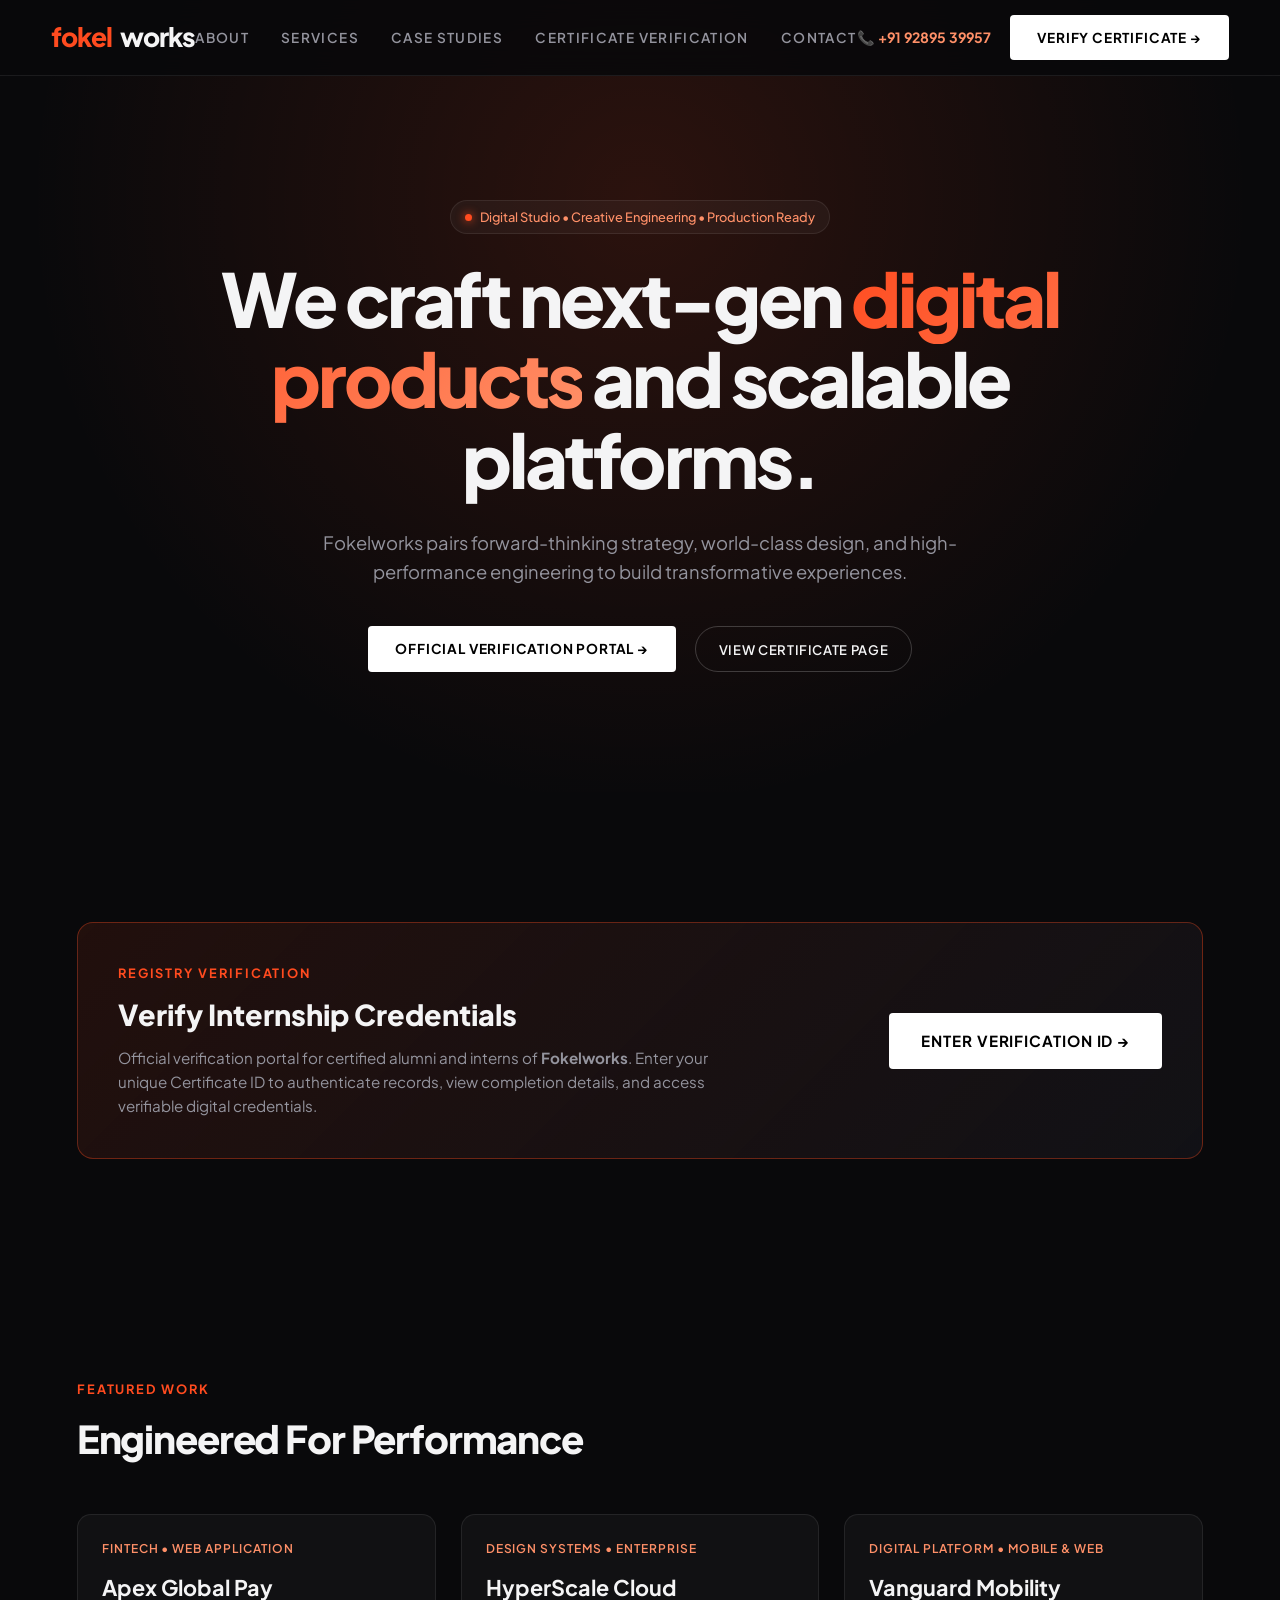
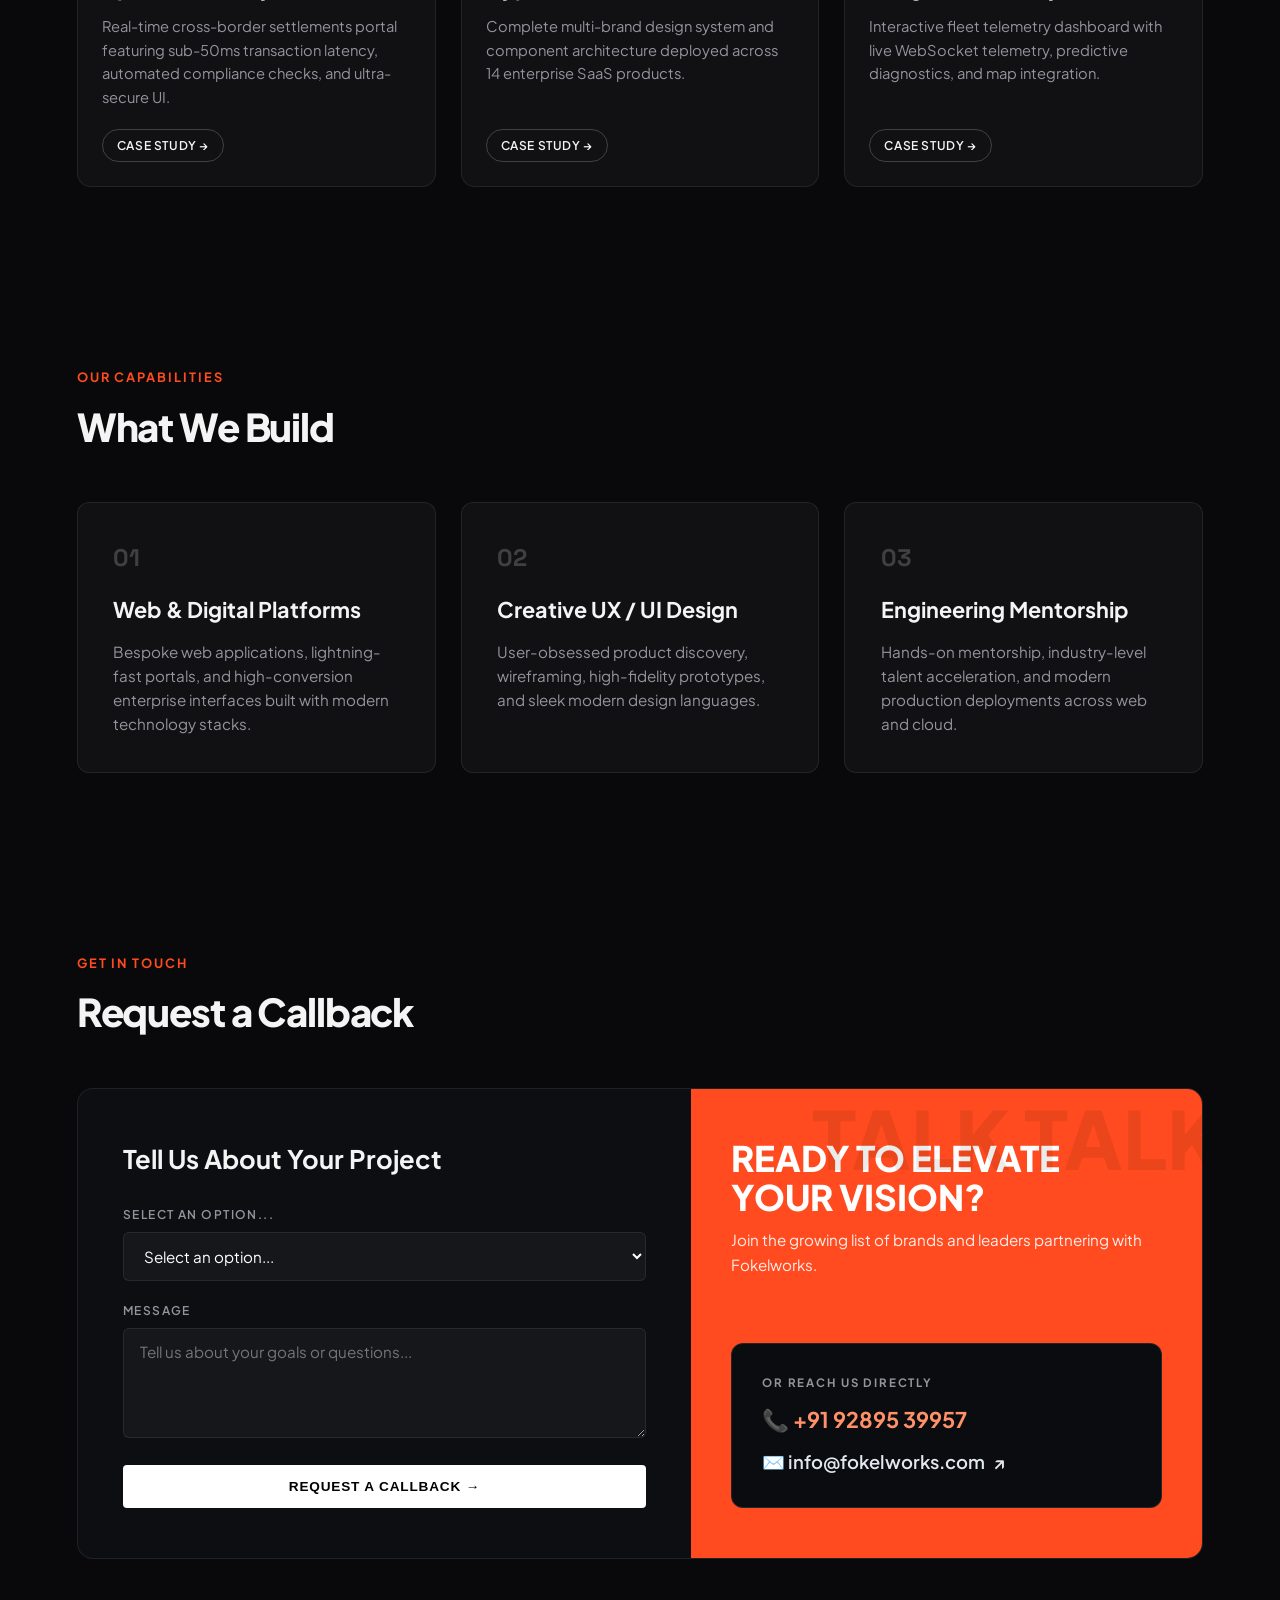
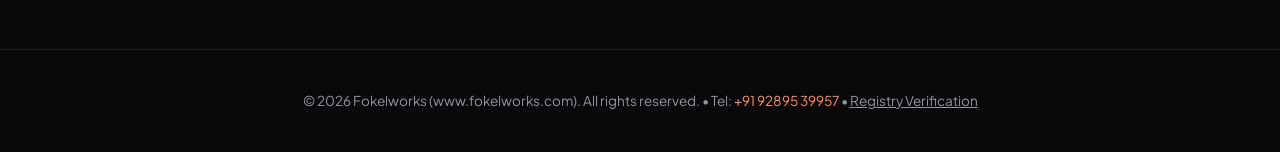
<file: index.html>
<!DOCTYPE html>
<html lang="en">
<head>
  <meta charset="UTF-8">
  <meta name="viewport" content="width=device-width, initial-scale=1.0">
  <title>Fokel — Digital Studio & Creative Engineering</title>
  <link rel="preconnect" href="https://fonts.googleapis.com">
  <link rel="preconnect" href="https://fonts.gstatic.com" crossorigin>
  <link href="https://fonts.googleapis.com/css2?family=Plus+Jakarta+Sans:wght@300;400;500;600;700;800&family=Space+Grotesk:wght@500;700&display=swap" rel="stylesheet">
  <style>
    :root {
      --bg: #09090b;
      --card-bg: #111113;
      --card-border: rgba(255, 255, 255, 0.08);
      --accent: #ff4b1f;
      --accent-grad: linear-gradient(135deg, #ff4b1f 0%, #ff9068 100%);
      --text-main: #f4f4f5;
      --text-muted: #94949e;
      --primary-font: 'Plus Jakarta Sans', sans-serif;
      --display-font: 'Space Grotesk', sans-serif;
    }

    * { box-sizing: border-box; margin: 0; padding: 0; }
    html { scroll-behavior: smooth; }
    body {
      background-color: var(--bg);
      color: var(--text-main);
      font-family: var(--primary-font);
      overflow-x: hidden;
      line-height: 1.6;
    }
    a { color: inherit; text-decoration: none; }

    /* Header */
    header {
      position: fixed;
      top: 0; left: 0; width: 100%;
      height: 76px;
      display: flex; align-items: center; justify-content: space-between;
      padding: 0 4%;
      background: rgba(9, 9, 11, 0.88);
      backdrop-filter: blur(14px);
      border-bottom: 1px solid var(--card-border);
      z-index: 1000;
    }

    .logo {
      display: flex; align-items: center; gap: 8px;
      font-size: 1.65rem; font-weight: 800; letter-spacing: -0.04em;
    }
    .logo span.orange { color: #ff4b1f; }

    nav { display: flex; align-items: center; gap: 2rem; }
    nav a {
      font-size: 0.85rem; font-weight: 600; letter-spacing: 0.1em;
      text-transform: uppercase; color: var(--text-muted);
      transition: color 0.25s ease;
    }
    nav a:hover, nav a.active { color: #fff; }

    .nav-actions { display: flex; align-items: center; gap: 1.2rem; }

    .nav-phone {
      display: flex;
      align-items: center;
      gap: 6px;
      font-size: 0.88rem;
      font-weight: 700;
      color: #ff9068;
    }
    .nav-phone:hover {
      color: #fff;
    }

    .btn-outline {
      padding: 0.65rem 1.4rem;
      border: 1px solid rgba(255, 255, 255, 0.2);
      border-radius: 999px;
      font-size: 0.82rem; font-weight: 600; letter-spacing: 0.05em;
      text-transform: uppercase; transition: all 0.25s ease;
      display: inline-flex; align-items: center; gap: 6px;
    }
    .btn-outline:hover {
      background: #fff; color: #000; border-color: #fff;
    }

    .btn-primary {
      padding: 0.75rem 1.7rem;
      background: #fff; color: #000;
      font-size: 0.85rem; font-weight: 700; letter-spacing: 0.06em;
      text-transform: uppercase; border-radius: 4px;
      display: inline-flex; align-items: center; gap: 8px;
      transition: all 0.25s ease; border: none; cursor: pointer;
    }
    .btn-primary:hover {
      background: #ff4b1f; color: #fff;
      box-shadow: 0 8px 25px rgba(255, 75, 31, 0.35);
      transform: translateY(-2px);
    }

    /* Hero */
    .hero {
      min-height: 88vh;
      display: flex; flex-direction: column; justify-content: center; align-items: center;
      text-align: center; padding: 140px 6% 60px;
      position: relative;
      background: radial-gradient(circle at 50% 25%, rgba(255, 75, 31, 0.14) 0%, rgba(9, 9, 11, 0) 70%);
    }

    .badge {
      display: inline-flex; align-items: center; gap: 8px;
      padding: 6px 14px;
      background: rgba(255, 255, 255, 0.04);
      border: 1px solid var(--card-border);
      border-radius: 999px;
      font-size: 0.8rem; font-weight: 500; color: #ff9068;
      margin-bottom: 1.5rem;
    }
    .badge-dot {
      width: 7px; height: 7px; border-radius: 50%;
      background: #ff4b1f; box-shadow: 0 0 10px #ff4b1f;
    }

    .hero h1 {
      font-size: clamp(2.5rem, 5.8vw, 5.2rem);
      font-weight: 800; line-height: 1.08; letter-spacing: -0.04em;
      max-width: 980px; margin-bottom: 1.8rem;
    }
    .hero h1 span {
      background: var(--accent-grad);
      -webkit-background-clip: text;
      -webkit-text-fill-color: transparent;
    }

    .hero p {
      font-size: 1.15rem; color: var(--text-muted);
      max-width: 680px; margin-bottom: 2.5rem;
    }

    .hero-btns { display: flex; gap: 1.2rem; flex-wrap: wrap; justify-content: center; }

    /* Sections */
    section { padding: 90px 6%; max-width: 1300px; margin: 0 auto; }
    .section-header { margin-bottom: 45px; }
    .section-tag {
      font-size: 0.8rem; letter-spacing: 0.15em; text-transform: uppercase;
      color: #ff4b1f; font-weight: 700; margin-bottom: 8px;
    }
    .section-title { font-size: 2.4rem; font-weight: 800; letter-spacing: -0.03em; }

    /* Neutral Certificate Callout Banner */
    .cert-callout {
      background: linear-gradient(135deg, rgba(255, 75, 31, 0.1) 0%, rgba(20, 20, 25, 0.8) 100%);
      border: 1px solid rgba(255, 75, 31, 0.35);
      border-radius: 16px;
      padding: 40px;
      display: flex; flex-wrap: wrap; align-items: center; justify-content: space-between;
      gap: 30px;
      margin: 40px 0;
    }
    .cert-callout-text h2 { font-size: 1.8rem; font-weight: 800; margin-bottom: 8px; }
    .cert-callout-text p { color: var(--text-muted); max-width: 640px; font-size: 0.95rem; }

    /* Live Interactive Project Showcase */
    .work-grid {
      display: grid;
      grid-template-columns: repeat(auto-fit, minmax(320px, 1fr));
      gap: 25px;
    }
    .work-card {
      background: var(--card-bg);
      border: 1px solid var(--card-border);
      border-radius: 14px;
      padding: 24px;
      transition: all 0.3s ease;
      display: flex; flex-direction: column; justify-content: space-between;
      height: 100%;
    }
    .work-card:hover {
      border-color: rgba(255, 75, 31, 0.5);
      transform: translateY(-4px);
    }
    .work-tag {
      font-size: 0.75rem; color: #ff9068; text-transform: uppercase; letter-spacing: 0.08em;
      margin-bottom: 12px; font-weight: 600;
    }
    .work-card h3 { font-size: 1.35rem; margin-bottom: 10px; font-weight: 700; }
    .work-card p { font-size: 0.92rem; color: var(--text-muted); margin-bottom: 20px; }

    /* Services Grid */
    .services-grid {
      display: grid;
      grid-template-columns: repeat(auto-fit, minmax(320px, 1fr));
      gap: 25px;
    }
    .service-card {
      background: var(--card-bg);
      border: 1px solid var(--card-border);
      border-radius: 12px;
      padding: 2.2rem;
      transition: all 0.3s ease;
    }
    .service-card:hover {
      border-color: rgba(255, 75, 31, 0.4);
      transform: translateY(-5px);
    }
    .service-card .num {
      font-family: var(--display-font);
      font-size: 1.5rem; font-weight: 700; color: rgba(255, 255, 255, 0.2);
      margin-bottom: 1rem;
    }
    .service-card h3 { font-size: 1.35rem; margin-bottom: 0.75rem; font-weight: 700; }
    .service-card p { color: var(--text-muted); font-size: 0.95rem; }

    /* Contact Section (Exact match with screenshot and phone added) */
    .contact-container {
      display: grid;
      grid-template-columns: 1.2fr 1fr;
      background: #0d0e12;
      border: 1px solid var(--card-border);
      border-radius: 16px;
      overflow: hidden;
      margin-top: 30px;
    }
    .contact-left { padding: 50px 45px; }
    .contact-left h3 { font-size: 1.6rem; margin-bottom: 25px; font-weight: 700; }
    .form-group { margin-bottom: 20px; }
    .form-group label {
      display: block; font-size: 0.75rem; letter-spacing: 0.12em;
      text-transform: uppercase; color: var(--text-muted);
      margin-bottom: 8px; font-weight: 600;
    }
    .form-control {
      width: 100%;
      background: rgba(255, 255, 255, 0.04);
      border: 1px solid var(--card-border);
      border-radius: 6px; padding: 13px 16px;
      color: #fff; font-family: inherit; font-size: 0.95rem;
      outline: none; transition: border-color 0.2s;
    }
    .form-control:focus { border-color: #ff4b1f; }
    textarea.form-control { resize: vertical; min-height: 110px; }

    .contact-right {
      background: #ff4b1f; color: #fff;
      padding: 50px 40px; display: flex; flex-direction: column;
      justify-content: space-between; position: relative; overflow: hidden;
    }
    .contact-right::before {
      content: "TALK TALK";
      position: absolute; top: 15px; right: -20px;
      font-size: 5rem; font-weight: 900;
      color: rgba(0, 0, 0, 0.08); line-height: 0.85;
      pointer-events: none; white-space: nowrap;
    }
    .direct-card {
      background: #0b0c10; color: #fff;
      padding: 30px; border-radius: 12px; margin-top: auto;
      border: 1px solid rgba(255, 255, 255, 0.1);
    }
    .direct-card-label {
      font-size: 0.72rem; letter-spacing: 0.16em; text-transform: uppercase;
      color: var(--text-muted); margin-bottom: 10px; font-weight: 700;
    }
    .direct-card-phone {
      font-size: 1.35rem; font-weight: 700; display: block;
      color: #ff9068; margin-bottom: 10px;
    }
    .direct-card-phone:hover { color: #fff; }
    .direct-card-email {
      font-size: 1.15rem; font-weight: 600; word-break: break-all;
      display: flex; align-items: center; gap: 8px; color: #e2e8f0;
    }
    .direct-card-email:hover { color: #ff9068; }

    footer {
      padding: 40px 6%; text-align: center;
      border-top: 1px solid var(--card-border);
      color: var(--text-muted); font-size: 0.85rem;
    }

    @media (max-width: 860px) {
      .contact-container { grid-template-columns: 1fr; }
      nav { display: none; }
    }
  </style>
</head>
<body>

  <!-- Header -->
  <header>
    <a href="index.html" class="logo">
      <span class="orange">fokel</span><span>works</span>
    </a>

    <nav>
      <a href="#about">About</a>
      <a href="#services">Services</a>
      <a href="#work">Case Studies</a>
      <a href="verify.html">Certificate Verification</a>
      <a href="#contact">Contact</a>
    </nav>

    <div class="nav-actions">
      <a href="tel:+919289539957" class="nav-phone">📞 +91 92895 39957</a>
      <a href="verify.html" class="btn-primary">Verify Certificate &rarr;</a>
    </div>
  </header>

  <!-- Hero Section -->
  <section class="hero" id="about">
    <div class="badge">
      <span class="badge-dot"></span>
      Digital Studio &bull; Creative Engineering &bull; Production Ready
    </div>
    <h1>We craft next-gen <span>digital products</span> and scalable platforms.</h1>
    <p>Fokelworks pairs forward-thinking strategy, world-class design, and high-performance engineering to build transformative experiences.</p>
    
    <div class="hero-btns">
      <a href="verify.html" class="btn-primary">Official Verification Portal &rarr;</a>
      <a href="certificate.html" class="btn-outline">View Certificate Page</a>
    </div>
  </section>

  <!-- Official Internship Highlight & Verification -->
  <section id="certificate">
    <div class="cert-callout">
      <div class="cert-callout-text">
        <div class="section-tag">Registry Verification</div>
        <h2>Verify Internship Credentials</h2>
        <p>
          Official verification portal for certified alumni and interns of <strong>Fokelworks</strong>. Enter your unique Certificate ID to authenticate records, view completion details, and access verifiable digital credentials.
        </p>
      </div>
      <div>
        <a href="verify.html" class="btn-primary" style="padding: 1rem 2rem; font-size: 0.95rem;">
          Enter Verification ID &rarr;
        </a>
      </div>
    </div>
  </section>

  <!-- Work / Case Studies -->
  <section id="work">
    <div class="section-header">
      <div class="section-tag">Featured Work</div>
      <h2 class="section-title">Engineered For Performance</h2>
    </div>

    <div class="work-grid">
      <div class="work-card">
        <div>
          <div class="work-tag">Fintech &bull; Web Application</div>
          <h3>Apex Global Pay</h3>
          <p>Real-time cross-border settlements portal featuring sub-50ms transaction latency, automated compliance checks, and ultra-secure UI.</p>
        </div>
        <div>
          <a href="#contact" class="btn-outline" style="font-size: 0.75rem; padding: 6px 14px;">Case Study &rarr;</a>
        </div>
      </div>

      <div class="work-card">
        <div>
          <div class="work-tag">Design Systems &bull; Enterprise</div>
          <h3>HyperScale Cloud</h3>
          <p>Complete multi-brand design system and component architecture deployed across 14 enterprise SaaS products.</p>
        </div>
        <div>
          <a href="#contact" class="btn-outline" style="font-size: 0.75rem; padding: 6px 14px;">Case Study &rarr;</a>
        </div>
      </div>

      <div class="work-card">
        <div>
          <div class="work-tag">Digital Platform &bull; Mobile & Web</div>
          <h3>Vanguard Mobility</h3>
          <p>Interactive fleet telemetry dashboard with live WebSocket telemetry, predictive diagnostics, and map integration.</p>
        </div>
        <div>
          <a href="#contact" class="btn-outline" style="font-size: 0.75rem; padding: 6px 14px;">Case Study &rarr;</a>
        </div>
      </div>
    </div>
  </section>

  <!-- Services Section -->
  <section id="services">
    <div class="section-header">
      <div class="section-tag">Our Capabilities</div>
      <h2 class="section-title">What We Build</h2>
    </div>

    <div class="services-grid">
      <div class="service-card">
        <div class="num">01</div>
        <h3>Web & Digital Platforms</h3>
        <p>Bespoke web applications, lightning-fast portals, and high-conversion enterprise interfaces built with modern technology stacks.</p>
      </div>
      <div class="service-card">
        <div class="num">02</div>
        <h3>Creative UX / UI Design</h3>
        <p>User-obsessed product discovery, wireframing, high-fidelity prototypes, and sleek modern design languages.</p>
      </div>
      <div class="service-card">
        <div class="num">03</div>
        <h3>Engineering Mentorship</h3>
        <p>Hands-on mentorship, industry-level talent acceleration, and modern production deployments across web and cloud.</p>
      </div>
    </div>
  </section>

  <!-- Contact & Request Callback (Fokelworks details) -->
  <section id="contact">
    <div class="section-header">
      <div class="section-tag">Get In Touch</div>
      <h2 class="section-title">Request a Callback</h2>
    </div>

    <div class="contact-container">
      <div class="contact-left">
        <h3>Tell Us About Your Project</h3>
        <form onsubmit="event.preventDefault(); alert('Your callback request has been registered! Our team will contact you shortly.');">
          <div class="form-group">
            <label>Select an option...</label>
            <select class="form-control" required>
              <option value="">Select an option...</option>
              <option value="web">Web & Digital Platform Engineering</option>
              <option value="intern">Internship Verification & Talent Registry</option>
              <option value="consulting">Digital Strategy & Consultation</option>
            </select>
          </div>
          <div class="form-group">
            <label>Message</label>
            <textarea class="form-control" placeholder="Tell us about your goals or questions..." required></textarea>
          </div>
          <button type="submit" class="btn-primary" style="width: 100%; justify-content: center; padding: 14px;">
            REQUEST A CALLBACK &rarr;
          </button>
        </form>
      </div>

      <div class="contact-right">
        <div>
          <h2 style="font-size: 2.2rem; font-weight: 800; line-height: 1.1; margin-bottom: 12px;">READY TO ELEVATE YOUR VISION?</h2>
          <p style="opacity: 0.9; font-size: 0.95rem;">Join the growing list of brands and leaders partnering with Fokelworks.</p>
        </div>

        <div class="direct-card">
          <div class="direct-card-label">Or reach us directly</div>
          <a href="tel:+919289539957" class="direct-card-phone">
            📞 +91 92895 39957
          </a>
          <a href="mailto:info@fokelworks.com" class="direct-card-email">
            ✉️ info@fokelworks.com <span>&nearr;</span>
          </a>
        </div>
      </div>
    </div>
  </section>

  <footer>
    &copy; 2026 Fokelworks (www.fokelworks.com). All rights reserved. &bull; Tel: <a href="tel:+919289539957" style="color:#ff9068;">+91 92895 39957</a> &bull; <a href="verify.html" style="color:var(--text-muted); text-decoration: underline;">Registry Verification</a>
  </footer>

</body>
</html>
</file>
